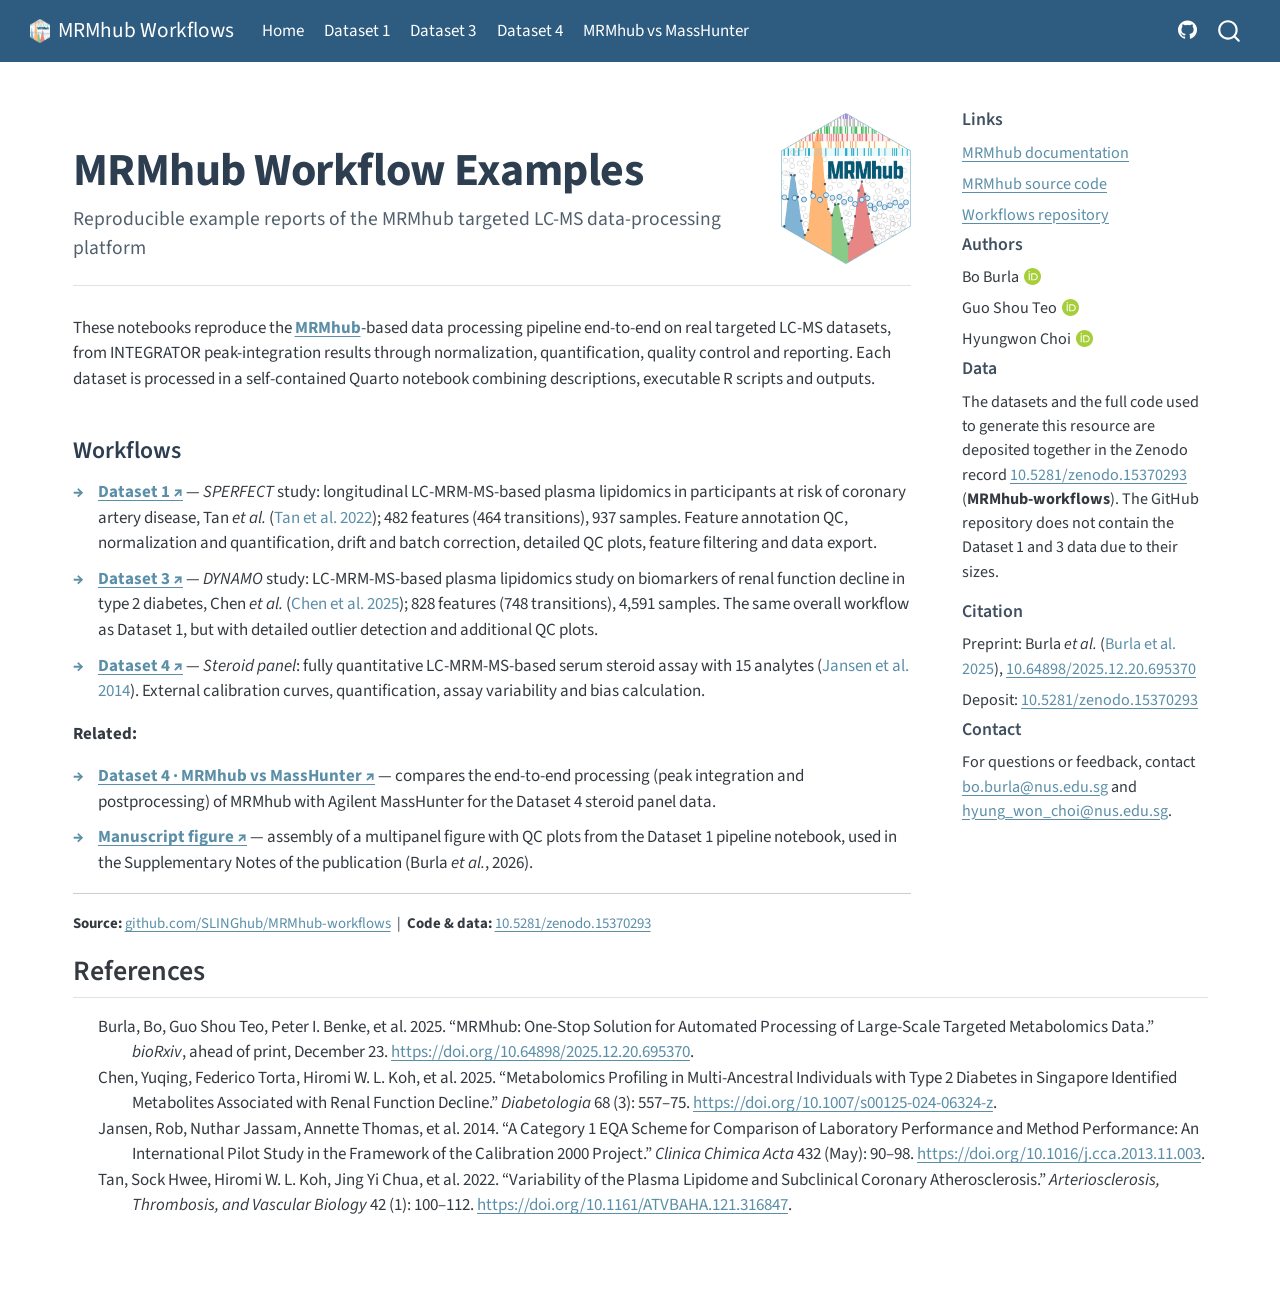
<file: index.html>
<!DOCTYPE html>
<html xmlns="http://www.w3.org/1999/xhtml" lang="en" xml:lang="en"><head>

<meta charset="utf-8">
<meta name="generator" content="quarto-1.10.18">

<meta name="viewport" content="width=device-width, initial-scale=1.0, user-scalable=yes">


<title>MRMhub Workflows</title>
<style>
/* Default styles provided by pandoc.
** See https://pandoc.org/MANUAL.html#variables-for-html for config info.
*/
span.smallcaps{font-variant: small-caps;}
div.columns{display: flex; gap: 1.5em;}
div.column{flex: auto;}
@media screen {
div.columns{gap: min(4vw, 1.5em);}
div.column{overflow-x: auto;}
}
div.hanging-indent{margin-left: 1.5em; text-indent: -1.5em;}
ul.task-list{list-style: none;}
ul.task-list li input[type="checkbox"] {
  width: 0.8em;
  margin: 0 0.8em 0.2em -1em; /* quarto-specific, see https://github.com/quarto-dev/quarto-cli/issues/4556 */ 
  vertical-align: middle;
}
/* CSS for citations */
div.csl-bib-body { }
div.csl-entry {
  clear: both;
}
.hanging-indent div.csl-entry {
  margin-left:2em;
  text-indent:-2em;
}
div.csl-left-margin {
  min-width:2em;
  float:left;
}
div.csl-right-inline {
  margin-left:2em;
  padding-left:1em;
}
div.csl-indent {
  margin-left: 2em;
}</style>


<script src="site_libs/quarto-nav/quarto-nav.js"></script>
<script src="site_libs/quarto-nav/headroom.min.js"></script>
<script src="site_libs/clipboard/clipboard.min.js"></script>
<script src="site_libs/quarto-search/autocomplete.umd.js"></script>
<script src="site_libs/quarto-search/fuse.min.js"></script>
<script src="site_libs/quarto-search/quarto-search.js"></script>
<meta name="quarto:offset" content="./">
<link href="./images/favicon.ico" rel="icon">
<script src="site_libs/quarto-html/quarto.js" type="module"></script>
<script src="site_libs/quarto-html/tabsets/tabsets.js" type="module"></script>
<script src="site_libs/quarto-html/popper.min.js"></script>
<script src="site_libs/quarto-html/tippy.umd.min.js"></script>
<script src="site_libs/quarto-html/anchor.min.js"></script>
<link href="site_libs/quarto-html/tippy.css" rel="stylesheet">
<link href="site_libs/quarto-html/quarto-syntax-highlighting-64a204ab8560d761af7679ceaba22944.css" rel="stylesheet" class="quarto-color-scheme" id="quarto-text-highlighting-styles">
<link href="site_libs/quarto-html/quarto-syntax-highlighting-dark-b85bc7c33db8c58e0ec93c3465666fed.css" rel="stylesheet" class="quarto-color-scheme quarto-color-alternate" id="quarto-text-highlighting-styles">
<link href="site_libs/quarto-html/quarto-syntax-highlighting-64a204ab8560d761af7679ceaba22944.css" rel="stylesheet" class="quarto-color-scheme-extra" id="quarto-text-highlighting-styles">
<script src="site_libs/bootstrap/bootstrap.min.js"></script>
<link href="site_libs/bootstrap/bootstrap-icons.css" rel="stylesheet">
<link href="site_libs/bootstrap/bootstrap-bafb3f478197d028412ec73fd4ede0bd.min.css" rel="stylesheet" append-hash="true" class="quarto-color-scheme" id="quarto-bootstrap" data-mode="light">
<link href="site_libs/bootstrap/bootstrap-dark-8fbcfd0b7b81cdeb52e409e02de0c866.min.css" rel="stylesheet" append-hash="true" class="quarto-color-scheme quarto-color-alternate" id="quarto-bootstrap" data-mode="light">
<link href="site_libs/bootstrap/bootstrap-bafb3f478197d028412ec73fd4ede0bd.min.css" rel="stylesheet" append-hash="true" class="quarto-color-scheme-extra" id="quarto-bootstrap" data-mode="light">
<script id="quarto-search-options" type="application/json">{
  "location": "navbar",
  "copy-button": false,
  "collapse-after": 3,
  "panel-placement": "end",
  "type": "overlay",
  "limit": 50,
  "keyboard-shortcut": [
    "f",
    "/",
    "s"
  ],
  "show-item-context": false,
  "language": {
    "search-no-results-text": "No results",
    "search-matching-documents-text": "matching documents",
    "search-copy-link-title": "Copy link to search",
    "search-hide-matches-text": "Hide additional matches",
    "search-more-match-text": "more match in this document",
    "search-more-matches-text": "more matches in this document",
    "search-clear-button-title": "Clear",
    "search-text-placeholder": "",
    "search-detached-cancel-button-title": "Cancel",
    "search-submit-button-title": "Submit",
    "search-label": "Search"
  }
}</script>


<link rel="stylesheet" href="styles.css">
</head>

<body class="nav-fixed quarto-light">

<div id="quarto-search-results"></div>
  <header id="quarto-header" class="headroom fixed-top">
    <nav class="navbar navbar-expand-lg " data-bs-theme="dark">
      <div class="navbar-container container-fluid">
      <div class="navbar-brand-container mx-auto">
    <a href="./index.html" class="navbar-brand navbar-brand-logo">
    <img src="./images/mrmhub-logo.png" alt="MRMhub" class="navbar-logo light-content">
    <img src="./images/mrmhub-logo.png" alt="MRMhub" class="navbar-logo dark-content">
    </a>
    <a class="navbar-brand" href="./index.html">
    <span class="navbar-title">MRMhub Workflows</span>
    </a>
  </div>
            <div id="quarto-search" class="" title="Search"></div>
          <button class="navbar-toggler" type="button" data-bs-toggle="collapse" data-bs-target="#navbarCollapse" aria-controls="navbarCollapse" role="menu" aria-expanded="false" aria-label="Toggle navigation" onclick="if (window.quartoToggleHeadroom) { window.quartoToggleHeadroom(); }">
  <span class="navbar-toggler-icon"></span>
</button>
          <div class="collapse navbar-collapse" id="navbarCollapse">
            <ul class="navbar-nav navbar-nav-scroll me-auto">
  <li class="nav-item">
    <a class="nav-link active" href="./index.html" aria-current="page"> 
<span class="menu-text">Home</span></a>
  </li>  
  <li class="nav-item">
    <a class="nav-link" href="./Dataset1.html"> 
<span class="menu-text">Dataset 1</span></a>
  </li>  
  <li class="nav-item">
    <a class="nav-link" href="./Dataset3.html"> 
<span class="menu-text">Dataset 3</span></a>
  </li>  
  <li class="nav-item">
    <a class="nav-link" href="./Dataset4.html"> 
<span class="menu-text">Dataset 4</span></a>
  </li>  
  <li class="nav-item">
    <a class="nav-link" href="./Dataset4_Comparison.html"> 
<span class="menu-text">MRMhub vs MassHunter</span></a>
  </li>  
</ul>
            <ul class="navbar-nav navbar-nav-scroll ms-auto">
  <li class="nav-item compact">
    <a class="nav-link" href="https://github.com/SLINGhub/MRMhub-workflows"> <i class="bi bi-github" role="img" aria-label="GitHub">
</i> 
<span class="menu-text"></span></a>
  </li>  
</ul>
          </div> <!-- /navcollapse -->
            <div class="quarto-navbar-tools">
</div>
      </div> <!-- /container-fluid -->
    </nav>
</header>
<!-- content -->
<div id="quarto-content" class="quarto-container page-columns page-rows-contents page-layout-full page-navbar">
<!-- sidebar -->
<!-- margin-sidebar -->
    
<!-- main -->
<main class="content column-page" id="quarto-document-content"><header id="title-block-header" class="quarto-title-block"></header>




<div class="grid landing-grid">
<div class="g-col-12 g-col-lg-9">
<p><img src="images/logo.svg" alt="MRMhub hex logo" class="hex-logo"></p>
<section id="mrmhub-workflow-examples" class="level1">
<h1>MRMhub Workflow Examples</h1>
<div class="lead">
<p>Reproducible example reports of the MRMhub targeted LC-MS data-processing platform</p>
</div>
<div class="title-sep">

</div>
<p>These notebooks reproduce the <a href="https://slinghub.github.io/MRMhub"><strong>MRMhub</strong></a>-based data processing pipeline end-to-end on real targeted LC-MS datasets, from INTEGRATOR peak-integration results through normalization, quantification, quality control and reporting. Each dataset is processed in a self-contained Quarto notebook combining descriptions, executable R scripts and outputs.</p>
<section id="workflows" class="level2">
<h2 class="anchored" data-anchor-id="workflows">Workflows</h2>
<div class="arrow-list">
<ul>
<li><a href="Dataset1.html"><strong>Dataset 1 ↗</strong></a> — <em>SPERFECT</em> study: longitudinal LC-MRM-MS-based plasma lipidomics in participants at risk of coronary artery disease, Tan <em>et al.</em> <span class="citation" data-cites="tan2022">(<a href="#ref-tan2022" role="doc-biblioref">Tan et al. 2022</a>)</span>; 482 features (464 transitions), 937 samples. Feature annotation QC, normalization and quantification, drift and batch correction, detailed QC plots, feature filtering and data export.</li>
<li><a href="Dataset3.html"><strong>Dataset 3 ↗</strong></a> — <em>DYNAMO</em> study: LC-MRM-MS-based plasma lipidomics study on biomarkers of renal function decline in type 2 diabetes, Chen <em>et al.</em> <span class="citation" data-cites="chen2025">(<a href="#ref-chen2025" role="doc-biblioref">Chen et al. 2025</a>)</span>; 828 features (748 transitions), 4,591 samples. The same overall workflow as Dataset 1, but with detailed outlier detection and additional QC plots.</li>
<li><a href="Dataset4.html"><strong>Dataset 4 ↗</strong></a> — <em>Steroid panel</em>: fully quantitative LC-MRM-MS-based serum steroid assay with 15 analytes <span class="citation" data-cites="jansen2014">(<a href="#ref-jansen2014" role="doc-biblioref">Jansen et al. 2014</a>)</span>. External calibration curves, quantification, assay variability and bias calculation.</li>
</ul>
</div>
<p><strong>Related:</strong></p>
<div class="arrow-list">
<ul>
<li><a href="Dataset4_Comparison.html"><strong>Dataset 4 · MRMhub vs MassHunter ↗</strong></a> — compares the end-to-end processing (peak integration and postprocessing) of MRMhub with Agilent MassHunter for the Dataset 4 steroid panel data.</li>
<li><a href="ManuscriptFigure.html"><strong>Manuscript figure ↗</strong></a> — assembly of a multipanel figure with QC plots from the Dataset 1 pipeline notebook, used in the Supplementary Notes of the publication (Burla <em>et al.</em>, 2026).</li>
</ul>
</div>
<hr>
<p><small> <strong>Source:</strong> <a href="https://github.com/SLINGhub/MRMhub-workflows">github.com/SLINGhub/MRMhub-workflows</a> &nbsp;|&nbsp; <strong>Code &amp; data:</strong> <a href="https://doi.org/10.5281/zenodo.15370293">10.5281/zenodo.15370293</a> </small></p>
</section>
</section>
</div>
<div class="g-col-12 g-col-lg-3 info-panel">
<section id="links" class="level3">
<h3 class="anchored" data-anchor-id="links">Links</h3>
<ul>
<li><a href="https://slinghub.github.io/MRMhub">MRMhub documentation</a></li>
<li><a href="https://github.com/SLINGhub/MRMhub">MRMhub source code</a></li>
<li><a href="https://github.com/SLINGhub/MRMhub-workflows">Workflows repository</a></li>
</ul>
</section>
<section id="authors" class="level3">
<h3 class="anchored" data-anchor-id="authors">Authors</h3>
<ul>
<li>Bo Burla <a href="https://orcid.org/0000-0002-5918-3249" aria-label="Bo Burla's ORCID iD"><img src="images/orcid.svg" alt="ORCID iD" class="orcid-icon"></a></li>
<li>Guo Shou Teo <a href="https://orcid.org/0000-0003-3891-1494" aria-label="Guo Shou Teo's ORCID iD"><img src="images/orcid.svg" alt="ORCID iD" class="orcid-icon"></a></li>
<li>Hyungwon Choi <a href="https://orcid.org/0000-0002-6687-3088" aria-label="Hyungwon Choi's ORCID iD"><img src="images/orcid.svg" alt="ORCID iD" class="orcid-icon"></a></li>
</ul>
</section>
<section id="data" class="level3">
<h3 class="anchored" data-anchor-id="data">Data</h3>
<p>The datasets and the full code used to generate this resource are deposited together in the Zenodo record <a href="https://doi.org/10.5281/zenodo.15370293">10.5281/zenodo.15370293</a> (<strong>MRMhub-workflows</strong>). The GitHub repository does not contain the Dataset 1 and 3 data due to their sizes.</p>
</section>
<section id="citation" class="level3">
<h3 class="anchored" data-anchor-id="citation">Citation</h3>
<ul>
<li>Preprint: Burla <em>et al.</em> <span class="citation" data-cites="burla2025">(<a href="#ref-burla2025" role="doc-biblioref">Burla et al. 2025</a>)</span>, <a href="https://doi.org/10.64898/2025.12.20.695370">10.64898/2025.12.20.695370</a></li>
<li>Deposit: <a href="https://doi.org/10.5281/zenodo.15370293">10.5281/zenodo.15370293</a></li>
</ul>
</section>
<section id="contact" class="level3">
<h3 class="anchored" data-anchor-id="contact">Contact</h3>
<p>For questions or feedback, contact <a href="mailto:bo.burla@nus.edu.sg">bo.burla@nus.edu.sg</a> and <a href="mailto:hyung_won_choi@nus.edu.sg">hyung_won_choi@nus.edu.sg</a>.</p>
</section>
</div>
</div>
<section id="references" class="level2">
<h2 class="anchored" data-anchor-id="references">References</h2>
<div id="refs" class="references csl-bib-body hanging-indent" role="list">
<div id="ref-burla2025" class="csl-entry" role="listitem">
Burla, Bo, Guo Shou Teo, Peter I. Benke, et al. 2025. <span>“<span>MRMhub</span>: One-Stop Solution for Automated Processing of Large-Scale Targeted Metabolomics Data.”</span> <em>bioRxiv</em>, ahead of print, December 23. <a href="https://doi.org/10.64898/2025.12.20.695370">https://doi.org/10.64898/2025.12.20.695370</a>.
</div>
<div id="ref-chen2025" class="csl-entry" role="listitem">
Chen, Yuqing, Federico Torta, Hiromi W. L. Koh, et al. 2025. <span>“Metabolomics Profiling in Multi-Ancestral Individuals with Type 2 Diabetes in Singapore Identified Metabolites Associated with Renal Function Decline.”</span> <em>Diabetologia</em> 68 (3): 557–75. <a href="https://doi.org/10.1007/s00125-024-06324-z">https://doi.org/10.1007/s00125-024-06324-z</a>.
</div>
<div id="ref-jansen2014" class="csl-entry" role="listitem">
Jansen, Rob, Nuthar Jassam, Annette Thomas, et al. 2014. <span>“A Category 1 <span>EQA</span> Scheme for Comparison of Laboratory Performance and Method Performance: An International Pilot Study in the Framework of the Calibration 2000 Project.”</span> <em>Clinica Chimica Acta</em> 432 (May): 90–98. <a href="https://doi.org/10.1016/j.cca.2013.11.003">https://doi.org/10.1016/j.cca.2013.11.003</a>.
</div>
<div id="ref-tan2022" class="csl-entry" role="listitem">
Tan, Sock Hwee, Hiromi W. L. Koh, Jing Yi Chua, et al. 2022. <span>“Variability of the Plasma Lipidome and Subclinical Coronary Atherosclerosis.”</span> <em>Arteriosclerosis, Thrombosis, and Vascular Biology</em> 42 (1): 100–112. <a href="https://doi.org/10.1161/ATVBAHA.121.316847">https://doi.org/10.1161/ATVBAHA.121.316847</a>.
</div>
</div>


</section>

</main> <!-- /main -->
<script id="quarto-html-after-body" type="application/javascript">
  window.document.addEventListener("DOMContentLoaded", function (event) {
    const icon = "";
    const anchorJS = new window.AnchorJS();
    anchorJS.options = {
      placement: 'right',
      icon: icon
    };
    anchorJS.add('.anchored');
    const isCodeAnnotation = (el) => {
      for (const clz of el.classList) {
        if (clz.startsWith('code-annotation-')) {                     
          return true;
        }
      }
      return false;
    }
    const onCopySuccess = function(e) {
      // button target
      const button = e.trigger;
      // don't keep focus
      button.blur();
      // flash "checked"
      button.classList.add('code-copy-button-checked');
      var currentTitle = button.getAttribute("title");
      button.setAttribute("title", "Copied!");
      let tooltip;
      if (window.bootstrap) {
        button.setAttribute("data-bs-toggle", "tooltip");
        button.setAttribute("data-bs-placement", "left");
        button.setAttribute("data-bs-title", "Copied!");
        tooltip = new bootstrap.Tooltip(button, 
          { trigger: "manual", 
            customClass: "code-copy-button-tooltip",
            offset: [0, -8]});
        tooltip.show();    
      }
      setTimeout(function() {
        if (tooltip) {
          tooltip.hide();
          button.removeAttribute("data-bs-title");
          button.removeAttribute("data-bs-toggle");
          button.removeAttribute("data-bs-placement");
        }
        button.setAttribute("title", currentTitle);
        button.classList.remove('code-copy-button-checked');
      }, 1000);
      // clear code selection
      e.clearSelection();
    }
    const getTextToCopy = function(trigger) {
      const outerScaffold = trigger.parentElement.cloneNode(true);
      const codeEl = outerScaffold.querySelector('code');
      for (const childEl of codeEl.children) {
        if (isCodeAnnotation(childEl)) {
          childEl.remove();
        }
      }
      return codeEl.innerText;
    }
    const clipboard = new window.ClipboardJS('.code-copy-button:not([data-in-quarto-modal])', {
      text: getTextToCopy
    });
    clipboard.on('success', onCopySuccess);
    if (window.document.getElementById('quarto-embedded-source-code-modal')) {
      const clipboardModal = new window.ClipboardJS('.code-copy-button[data-in-quarto-modal]', {
        text: getTextToCopy,
        container: window.document.getElementById('quarto-embedded-source-code-modal')
      });
      clipboardModal.on('success', onCopySuccess);
    }
      var localhostRegex = new RegExp(/^(?:http|https):\/\/localhost\:?[0-9]*\//);
      var mailtoRegex = new RegExp(/^mailto:/);
        var filterRegex = new RegExp('/' + window.location.host + '/');
      var isInternal = (href) => {
          return filterRegex.test(href) || localhostRegex.test(href) || mailtoRegex.test(href);
      }
      // Inspect non-navigation links and adorn them if external
     var links = window.document.querySelectorAll('a[href]:not(.nav-link):not(.navbar-brand):not(.toc-action):not(.sidebar-link):not(.sidebar-item-toggle):not(.pagination-link):not(.no-external):not([aria-hidden]):not(.dropdown-item):not(.quarto-navigation-tool):not(.about-link)');
      for (var i=0; i<links.length; i++) {
        const link = links[i];
        if (!isInternal(link.href)) {
          // undo the damage that might have been done by quarto-nav.js in the case of
          // links that we want to consider external
          if (link.dataset.originalHref !== undefined) {
            link.href = link.dataset.originalHref;
          }
        }
      }
    function tippyHover(el, contentFn, onTriggerFn, onUntriggerFn) {
      const config = {
        allowHTML: true,
        maxWidth: 500,
        delay: 100,
        arrow: false,
        appendTo: function(el) {
            return el.parentElement;
        },
        interactive: true,
        interactiveBorder: 10,
        theme: 'quarto',
        placement: 'bottom-start',
      };
      if (contentFn) {
        config.content = contentFn;
      }
      if (onTriggerFn) {
        config.onTrigger = onTriggerFn;
      }
      if (onUntriggerFn) {
        config.onUntrigger = onUntriggerFn;
      }
      window.tippy(el, config); 
    }
    const noterefs = window.document.querySelectorAll('a[role="doc-noteref"]');
    for (var i=0; i<noterefs.length; i++) {
      const ref = noterefs[i];
      tippyHover(ref, function() {
        // use id or data attribute instead here
        let href = ref.getAttribute('data-footnote-href') || ref.getAttribute('href');
        try { href = new URL(href).hash; } catch {}
        const id = href.replace(/^#\/?/, "");
        const note = window.document.getElementById(id);
        if (note) {
          return note.innerHTML;
        } else {
          return "";
        }
      });
    }
    const xrefs = window.document.querySelectorAll('a.quarto-xref');
    const processXRef = (id, note) => {
      // Strip column container classes
      const stripColumnClz = (el) => {
        el.classList.remove("page-full", "page-columns");
        if (el.children) {
          for (const child of el.children) {
            stripColumnClz(child);
          }
        }
      }
      stripColumnClz(note)
      if (id === null || id.startsWith('sec-')) {
        // Special case sections, only their first couple elements
        const container = document.createElement("div");
        if (note.children && note.children.length > 2) {
          container.appendChild(note.children[0].cloneNode(true));
          for (let i = 1; i < note.children.length; i++) {
            const child = note.children[i];
            if (child.tagName === "P" && child.innerText === "") {
              continue;
            } else {
              container.appendChild(child.cloneNode(true));
              break;
            }
          }
          if (window.Quarto?.typesetMath) {
            window.Quarto.typesetMath(container);
          }
          return container.innerHTML
        } else {
          if (window.Quarto?.typesetMath) {
            window.Quarto.typesetMath(note);
          }
          return note.innerHTML;
        }
      } else {
        // Remove any anchor links if they are present
        const anchorLink = note.querySelector('a.anchorjs-link');
        if (anchorLink) {
          anchorLink.remove();
        }
        if (window.Quarto?.typesetMath) {
          window.Quarto.typesetMath(note);
        }
        if (note.classList.contains("callout")) {
          return note.outerHTML;
        } else {
          return note.innerHTML;
        }
      }
    }
    for (var i=0; i<xrefs.length; i++) {
      const xref = xrefs[i];
      tippyHover(xref, undefined, function(instance) {
        instance.disable();
        let url = xref.getAttribute('href');
        let hash = undefined; 
        if (url.startsWith('#')) {
          hash = url;
        } else {
          try { hash = new URL(url).hash; } catch {}
        }
        if (hash) {
          const id = hash.replace(/^#\/?/, "");
          const note = window.document.getElementById(id);
          if (note !== null) {
            try {
              const html = processXRef(id, note.cloneNode(true));
              instance.setContent(html);
            } finally {
              instance.enable();
              instance.show();
            }
          } else {
            // See if we can fetch this
            fetch(url.split('#')[0])
            .then(res => res.text())
            .then(html => {
              const parser = new DOMParser();
              const htmlDoc = parser.parseFromString(html, "text/html");
              const note = htmlDoc.getElementById(id);
              if (note !== null) {
                const html = processXRef(id, note);
                instance.setContent(html);
              } 
            }).finally(() => {
              instance.enable();
              instance.show();
            });
          }
        } else {
          // See if we can fetch a full url (with no hash to target)
          // This is a special case and we should probably do some content thinning / targeting
          fetch(url)
          .then(res => res.text())
          .then(html => {
            const parser = new DOMParser();
            const htmlDoc = parser.parseFromString(html, "text/html");
            const note = htmlDoc.querySelector('main.content');
            if (note !== null) {
              // This should only happen for chapter cross references
              // (since there is no id in the URL)
              // remove the first header
              if (note.children.length > 0 && note.children[0].tagName === "HEADER") {
                note.children[0].remove();
              }
              const html = processXRef(null, note);
              instance.setContent(html);
            } 
          }).finally(() => {
            instance.enable();
            instance.show();
          });
        }
      }, function(instance) {
      });
    }
        let selectedAnnoteEl;
        const selectorForAnnotation = ( cell, annotation) => {
          let cellAttr = 'data-code-cell="' + cell + '"';
          let lineAttr = 'data-code-annotation="' +  annotation + '"';
          const selector = 'span[' + cellAttr + '][' + lineAttr + ']';
          return selector;
        }
        const selectCodeLines = (annoteEl) => {
          const doc = window.document;
          const targetCell = annoteEl.getAttribute("data-target-cell");
          const targetAnnotation = annoteEl.getAttribute("data-target-annotation");
          const annoteSpan = window.document.querySelector(selectorForAnnotation(targetCell, targetAnnotation));
          const lines = annoteSpan.getAttribute("data-code-lines").split(",");
          const lineIds = lines.map((line) => {
            return targetCell + "-" + line;
          })
          let top = null;
          let height = null;
          let parent = null;
          if (lineIds.length > 0) {
              //compute the position of the single el (top and bottom and make a div)
              const el = window.document.getElementById(lineIds[0]);
              top = el.offsetTop;
              height = el.offsetHeight;
              parent = el.parentElement.parentElement;
            if (lineIds.length > 1) {
              const lastEl = window.document.getElementById(lineIds[lineIds.length - 1]);
              const bottom = lastEl.offsetTop + lastEl.offsetHeight;
              height = bottom - top;
            }
            if (top !== null && height !== null && parent !== null) {
              // cook up a div (if necessary) and position it 
              let div = window.document.getElementById("code-annotation-line-highlight");
              if (div === null) {
                div = window.document.createElement("div");
                div.setAttribute("id", "code-annotation-line-highlight");
                div.style.position = 'absolute';
                parent.appendChild(div);
              }
              div.style.top = top - 2 + "px";
              div.style.height = height + 4 + "px";
              div.style.left = 0;
              let gutterDiv = window.document.getElementById("code-annotation-line-highlight-gutter");
              if (gutterDiv === null) {
                gutterDiv = window.document.createElement("div");
                gutterDiv.setAttribute("id", "code-annotation-line-highlight-gutter");
                gutterDiv.style.position = 'absolute';
                const codeCell = window.document.getElementById(targetCell);
                const gutter = codeCell.querySelector('.code-annotation-gutter');
                gutter.appendChild(gutterDiv);
              }
              gutterDiv.style.top = top - 2 + "px";
              gutterDiv.style.height = height + 4 + "px";
            }
            selectedAnnoteEl = annoteEl;
          }
        };
        const unselectCodeLines = () => {
          const elementsIds = ["code-annotation-line-highlight", "code-annotation-line-highlight-gutter"];
          elementsIds.forEach((elId) => {
            const div = window.document.getElementById(elId);
            if (div) {
              div.remove();
            }
          });
          selectedAnnoteEl = undefined;
        };
          // Handle positioning of the toggle
      window.addEventListener(
        "resize",
        throttle(() => {
          elRect = undefined;
          if (selectedAnnoteEl) {
            selectCodeLines(selectedAnnoteEl);
          }
        }, 10)
      );
      function throttle(fn, ms) {
      let throttle = false;
      let timer;
        return (...args) => {
          if(!throttle) { // first call gets through
              fn.apply(this, args);
              throttle = true;
          } else { // all the others get throttled
              if(timer) clearTimeout(timer); // cancel #2
              timer = setTimeout(() => {
                fn.apply(this, args);
                timer = throttle = false;
              }, ms);
          }
        };
      }
        // Attach click handler to the DT
        const annoteDls = window.document.querySelectorAll('dt[data-target-cell]');
        for (const annoteDlNode of annoteDls) {
          annoteDlNode.addEventListener('click', (event) => {
            const clickedEl = event.target;
            if (clickedEl !== selectedAnnoteEl) {
              unselectCodeLines();
              const activeEl = window.document.querySelector('dt[data-target-cell].code-annotation-active');
              if (activeEl) {
                activeEl.classList.remove('code-annotation-active');
              }
              selectCodeLines(clickedEl);
              clickedEl.classList.add('code-annotation-active');
            } else {
              // Unselect the line
              unselectCodeLines();
              clickedEl.classList.remove('code-annotation-active');
            }
          });
        }
    const findCites = (el) => {
      const parentEl = el.parentElement;
      if (parentEl) {
        const cites = parentEl.dataset.cites;
        if (cites) {
          return {
            el,
            cites: cites.split(' ')
          };
        } else {
          return findCites(el.parentElement)
        }
      } else {
        return undefined;
      }
    };
    var bibliorefs = window.document.querySelectorAll('a[role="doc-biblioref"]');
    for (var i=0; i<bibliorefs.length; i++) {
      const ref = bibliorefs[i];
      const citeInfo = findCites(ref);
      if (citeInfo) {
        tippyHover(citeInfo.el, function() {
          var popup = window.document.createElement('div');
          citeInfo.cites.forEach(function(cite) {
            var citeDiv = window.document.createElement('div');
            citeDiv.classList.add('hanging-indent');
            citeDiv.classList.add('csl-entry');
            var biblioDiv = window.document.getElementById('ref-' + cite);
            if (biblioDiv) {
              citeDiv.innerHTML = biblioDiv.innerHTML;
            }
            popup.appendChild(citeDiv);
          });
          return popup.innerHTML;
        });
      }
    }
  });
  </script>
</div> <!-- /content -->




</body></html>
</file>
<file: site_libs/quarto-html/tippy.css>
.tippy-box[data-animation=fade][data-state=hidden]{opacity:0}[data-tippy-root]{max-width:calc(100vw - 10px)}.tippy-box{position:relative;background-color:#333;color:#fff;border-radius:4px;font-size:14px;line-height:1.4;white-space:normal;outline:0;transition-property:transform,visibility,opacity}.tippy-box[data-placement^=top]>.tippy-arrow{bottom:0}.tippy-box[data-placement^=top]>.tippy-arrow:before{bottom:-7px;left:0;border-width:8px 8px 0;border-top-color:initial;transform-origin:center top}.tippy-box[data-placement^=bottom]>.tippy-arrow{top:0}.tippy-box[data-placement^=bottom]>.tippy-arrow:before{top:-7px;left:0;border-width:0 8px 8px;border-bottom-color:initial;transform-origin:center bottom}.tippy-box[data-placement^=left]>.tippy-arrow{right:0}.tippy-box[data-placement^=left]>.tippy-arrow:before{border-width:8px 0 8px 8px;border-left-color:initial;right:-7px;transform-origin:center left}.tippy-box[data-placement^=right]>.tippy-arrow{left:0}.tippy-box[data-placement^=right]>.tippy-arrow:before{left:-7px;border-width:8px 8px 8px 0;border-right-color:initial;transform-origin:center right}.tippy-box[data-inertia][data-state=visible]{transition-timing-function:cubic-bezier(.54,1.5,.38,1.11)}.tippy-arrow{width:16px;height:16px;color:#333}.tippy-arrow:before{content:"";position:absolute;border-color:transparent;border-style:solid}.tippy-content{position:relative;padding:5px 9px;z-index:1}
</file>
<file: site_libs/quarto-html/quarto-syntax-highlighting-64a204ab8560d761af7679ceaba22944.css>
/* quarto syntax highlight colors */
:root {
  --quarto-hl-ot-color: #003B4F;
  --quarto-hl-at-color: #657422;
  --quarto-hl-ss-color: #20794D;
  --quarto-hl-an-color: #5E5E5E;
  --quarto-hl-fu-color: #4758AB;
  --quarto-hl-st-color: #20794D;
  --quarto-hl-cf-color: #003B4F;
  --quarto-hl-op-color: #5E5E5E;
  --quarto-hl-er-color: #AD0000;
  --quarto-hl-bn-color: #AD0000;
  --quarto-hl-al-color: #AD0000;
  --quarto-hl-va-color: #111111;
  --quarto-hl-bu-color: inherit;
  --quarto-hl-ex-color: inherit;
  --quarto-hl-pp-color: #AD0000;
  --quarto-hl-in-color: #5E5E5E;
  --quarto-hl-vs-color: #20794D;
  --quarto-hl-wa-color: #5E5E5E;
  --quarto-hl-do-color: #5E5E5E;
  --quarto-hl-im-color: #00769E;
  --quarto-hl-ch-color: #20794D;
  --quarto-hl-dt-color: #AD0000;
  --quarto-hl-fl-color: #AD0000;
  --quarto-hl-co-color: #5E5E5E;
  --quarto-hl-cv-color: #5E5E5E;
  --quarto-hl-cn-color: #8f5902;
  --quarto-hl-sc-color: #5E5E5E;
  --quarto-hl-dv-color: #AD0000;
  --quarto-hl-kw-color: #003B4F;
}

/* other quarto variables */
:root {
  --quarto-font-monospace: SFMono-Regular, Menlo, Monaco, Consolas, "Liberation Mono", "Courier New", monospace;
}

/* syntax highlight based on Pandoc's rules */
pre > code.sourceCode > span {
  color: #003B4F;
}

code.sourceCode > span {
  color: #003B4F;
}

div.sourceCode,
div.sourceCode pre.sourceCode {
  color: #003B4F;
}

/* Normal */
code span {
  color: #003B4F;
}

/* Alert */
code span.al {
  color: #AD0000;
  font-style: inherit;
}

/* Annotation */
code span.an {
  color: #5E5E5E;
  font-style: inherit;
}

/* Attribute */
code span.at {
  color: #657422;
  font-style: inherit;
}

/* BaseN */
code span.bn {
  color: #AD0000;
  font-style: inherit;
}

/* BuiltIn */
code span.bu {
  font-style: inherit;
}

/* ControlFlow */
code span.cf {
  color: #003B4F;
  font-weight: bold;
  font-style: inherit;
}

/* Char */
code span.ch {
  color: #20794D;
  font-style: inherit;
}

/* Constant */
code span.cn {
  color: #8f5902;
  font-style: inherit;
}

/* Comment */
code span.co {
  color: #5E5E5E;
  font-style: inherit;
}

/* CommentVar */
code span.cv {
  color: #5E5E5E;
  font-style: italic;
}

/* Documentation */
code span.do {
  color: #5E5E5E;
  font-style: italic;
}

/* DataType */
code span.dt {
  color: #AD0000;
  font-style: inherit;
}

/* DecVal */
code span.dv {
  color: #AD0000;
  font-style: inherit;
}

/* Error */
code span.er {
  color: #AD0000;
  font-style: inherit;
}

/* Extension */
code span.ex {
  font-style: inherit;
}

/* Float */
code span.fl {
  color: #AD0000;
  font-style: inherit;
}

/* Function */
code span.fu {
  color: #4758AB;
  font-style: inherit;
}

/* Import */
code span.im {
  color: #00769E;
  font-style: inherit;
}

/* Information */
code span.in {
  color: #5E5E5E;
  font-style: inherit;
}

/* Keyword */
code span.kw {
  color: #003B4F;
  font-weight: bold;
  font-style: inherit;
}

/* Operator */
code span.op {
  color: #5E5E5E;
  font-style: inherit;
}

/* Other */
code span.ot {
  color: #003B4F;
  font-style: inherit;
}

/* Preprocessor */
code span.pp {
  color: #AD0000;
  font-style: inherit;
}

/* SpecialChar */
code span.sc {
  color: #5E5E5E;
  font-style: inherit;
}

/* SpecialString */
code span.ss {
  color: #20794D;
  font-style: inherit;
}

/* String */
code span.st {
  color: #20794D;
  font-style: inherit;
}

/* Variable */
code span.va {
  color: #111111;
  font-style: inherit;
}

/* VerbatimString */
code span.vs {
  color: #20794D;
  font-style: inherit;
}

/* Warning */
code span.wa {
  color: #5E5E5E;
  font-style: italic;
}

.prevent-inlining {
  content: "</";
}

/*# sourceMappingURL=9d8d5bb603a83b8298b89080a598c93b.css.map */
</file>
<file: site_libs/quarto-html/quarto-syntax-highlighting-dark-b85bc7c33db8c58e0ec93c3465666fed.css>
/* quarto syntax highlight colors */
:root {
  --quarto-hl-al-color: #f07178;
  --quarto-hl-an-color: #d4d0ab;
  --quarto-hl-at-color: #00e0e0;
  --quarto-hl-bn-color: #d4d0ab;
  --quarto-hl-bu-color: #abe338;
  --quarto-hl-ch-color: #abe338;
  --quarto-hl-co-color: #f8f8f2;
  --quarto-hl-cv-color: #ffd700;
  --quarto-hl-cn-color: #ffd700;
  --quarto-hl-cf-color: #ffa07a;
  --quarto-hl-dt-color: #ffa07a;
  --quarto-hl-dv-color: #d4d0ab;
  --quarto-hl-do-color: #f8f8f2;
  --quarto-hl-er-color: #f07178;
  --quarto-hl-ex-color: #00e0e0;
  --quarto-hl-fl-color: #d4d0ab;
  --quarto-hl-fu-color: #ffa07a;
  --quarto-hl-im-color: #abe338;
  --quarto-hl-in-color: #d4d0ab;
  --quarto-hl-kw-color: #ffa07a;
  --quarto-hl-op-color: #ffa07a;
  --quarto-hl-ot-color: #00e0e0;
  --quarto-hl-pp-color: #dcc6e0;
  --quarto-hl-re-color: #00e0e0;
  --quarto-hl-sc-color: #abe338;
  --quarto-hl-ss-color: #abe338;
  --quarto-hl-st-color: #abe338;
  --quarto-hl-va-color: #00e0e0;
  --quarto-hl-vs-color: #abe338;
  --quarto-hl-wa-color: #dcc6e0;
}

/* other quarto variables */
:root {
  --quarto-font-monospace: SFMono-Regular, Menlo, Monaco, Consolas, "Liberation Mono", "Courier New", monospace;
}

/* syntax highlight based on Pandoc's rules */
pre > code.sourceCode > span {
  color: #f8f8f2;
}

code.sourceCode > span {
  color: #f8f8f2;
}

div.sourceCode,
div.sourceCode pre.sourceCode {
  color: #f8f8f2;
}

/* Normal */
code span {
  color: #f8f8f2;
}

/* Alert */
code span.al {
  color: #f07178;
}

/* Annotation */
code span.an {
  color: #d4d0ab;
}

/* Attribute */
code span.at {
  color: #00e0e0;
}

/* BaseN */
code span.bn {
  color: #d4d0ab;
}

/* BuiltIn */
code span.bu {
  color: #abe338;
}

/* ControlFlow */
code span.cf {
  font-weight: bold;
  color: #ffa07a;
}

/* Char */
code span.ch {
  color: #abe338;
}

/* Constant */
code span.cn {
  color: #ffd700;
}

/* Comment */
code span.co {
  font-style: italic;
  color: #f8f8f2;
}

/* CommentVar */
code span.cv {
  color: #ffd700;
}

/* Documentation */
code span.do {
  color: #f8f8f2;
}

/* DataType */
code span.dt {
  color: #ffa07a;
}

/* DecVal */
code span.dv {
  color: #d4d0ab;
}

/* Error */
code span.er {
  color: #f07178;
  text-decoration: underline;
}

/* Extension */
code span.ex {
  font-weight: bold;
  color: #00e0e0;
}

/* Float */
code span.fl {
  color: #d4d0ab;
}

/* Function */
code span.fu {
  color: #ffa07a;
}

/* Import */
code span.im {
  color: #abe338;
}

/* Information */
code span.in {
  color: #d4d0ab;
}

/* Keyword */
code span.kw {
  font-weight: bold;
  color: #ffa07a;
}

/* Operator */
code span.op {
  color: #ffa07a;
}

/* Other */
code span.ot {
  color: #00e0e0;
}

/* Preprocessor */
code span.pp {
  color: #dcc6e0;
}

/* RegionMarker */
code span.re {
  background-color: #f8f8f2;
  color: #00e0e0;
}

/* SpecialChar */
code span.sc {
  color: #abe338;
}

/* SpecialString */
code span.ss {
  color: #abe338;
}

/* String */
code span.st {
  color: #abe338;
}

/* Variable */
code span.va {
  color: #00e0e0;
}

/* VerbatimString */
code span.vs {
  color: #abe338;
}

/* Warning */
code span.wa {
  color: #dcc6e0;
}

.prevent-inlining {
  content: "</";
}

/*# sourceMappingURL=4ed8f1090dec6531da29ab00902aa718.css.map */
</file>
<file: styles.css>
/* Landing page — QUANT-style two-column layout with a hex sticker and a
   right-hand info panel. Typography is inherited from cosmo + _brand.yml
   (steel-blue #5B8FA8 primary, navy #2C3E50); no new fonts are introduced. */

/* The `arrow` highlight-style (tidyverse-book / RStudio palette, set in
   _quarto.yml) is intentionally pastel and reads a little faint on white.
   Deepen and saturate every syntax token — hues are preserved, so it still
   matches the tidyverse-book look — without touching the code-block background
   or the plain R-output blocks (which aren't `.sourceCode`). */
pre.sourceCode code span {
  filter: saturate(1.35) brightness(0.85);
}

/* Wrap mrmhub's cli status output (stderr) so long ✔/ℹ/warning lines reflow
   instead of scrolling horizontally. Quarto's `code-overflow: wrap` covers
   source code blocks but not `.cell-output-stderr`, which cli emits as
   single, unwrapped lines. */
.cell-output-stderr pre code {
  white-space: pre-wrap;
  overflow-wrap: break-word;
}

/* cli emits each ✔/ℹ/warning line as its own `.cell-output-stderr` block; the
   default `<pre>` margin puts a blank line between consecutive ones. Zero the
   margin so the status lines read as one contiguous block. */
.cell-output-stderr pre {
  margin: 0;
}

/* Match QUANT's content width. pkgdown widens its container to ~1340px; the
   Quarto `page-layout: full` here removes the reserved margin columns, and this
   caps + centres the result so the prose column is as wide as QUANT's rather
   than cosmo's default ~1140px. */
#quarto-content.page-layout-full {
  max-width: 1340px;
  margin-left: auto;
  margin-right: auto;
}

/* Hex sticker floated top-right of the content column, mirroring the pkgdown
   `<img align="right" height="139">` on the QUANT home page. */
.hex-logo {
  float: right;
  width: 130px;
  height: auto;
  margin: 0.25rem 0 1rem 1.5rem;
}

/* Wider gutter between the content column and the info-panel sidebar. */
.landing-grid {
  column-gap: 3rem;
}

/* Distinct page title + a rule that separates the title block from the body,
   mirroring the underline beneath "MRMhub-QUANT" on the pkgdown home page. */
.landing-grid h1 {
  font-size: 2.7rem;
  font-weight: 700;
  color: #2C3E50;
  letter-spacing: -0.01em;
  margin-bottom: 0.4rem;
}
.title-sep {
  clear: right;
  border: 0;
  border-top: 1px solid #dee2e6;
  margin: 1.25rem 0 1.75rem;
}

/* Smaller, quieter section headers (e.g. "Workflows"). No underline —
   only the page title carries a separating rule (.title-sep). */
.landing-grid h2,
.landing-grid h3 {
  font-weight: 600;
  color: #2C3E50;
  border-bottom: 0;
  padding-bottom: 0;
}
.landing-grid h2 {
  font-size: 1.4rem;
  margin-top: 2.6rem;
  margin-bottom: 0.85rem;
}

/* Steel-blue arrow markers for the Getting started list. */
.arrow-list ul {
  list-style: none;
  padding-left: 1.5em;
}
.arrow-list li {
  position: relative;
}
.arrow-list li + li {
  margin-top: 0.6rem;
}
.arrow-list li::before {
  content: "→";
  position: absolute;
  left: -1.5em;
  color: #5B8FA8;
  font-weight: 700;
}

/* Lead sub-title under the H1. */
.landing-grid .lead {
  font-size: 1.15rem;
  font-weight: 400;
  color: #52606d;
  margin-bottom: 1.25rem;
}

/* Right-hand info panel — muted section headings + tight, bullet-free lists,
   matching the pkgdown sidebar aesthetic. */
.info-panel {
  font-size: 0.95rem;
  line-height: 1.5;
}
.info-panel h3 {
  font-size: 1.05rem;
  font-weight: 600;
  color: #2C3E50;
  margin: 2.4rem 0 0.6rem;
  border-bottom: none;
}
.info-panel h3:first-child {
  margin-top: 0;
}
.info-panel ul {
  list-style: none;
  padding-left: 0;
  margin-bottom: 0;
}
.info-panel li {
  margin: 0.4rem 0;
  line-height: 1.5;
}

/* Official ORCID iD mark, sized to the surrounding text. */
.orcid-icon {
  width: 1em;
  height: 1em;
  vertical-align: -0.14em;
  margin-left: 0.15em;
}

/* When the panel stacks below the content on narrow screens, separate it with
   a rule instead of the desktop whitespace gap. */
@media (max-width: 991.98px) {
  .info-panel {
    border-top: 1px solid #dee2e6;
    padding-top: 1rem;
    margin-top: 1.5rem;
  }
  .hex-logo {
    width: 100px;
  }
}
</file>
